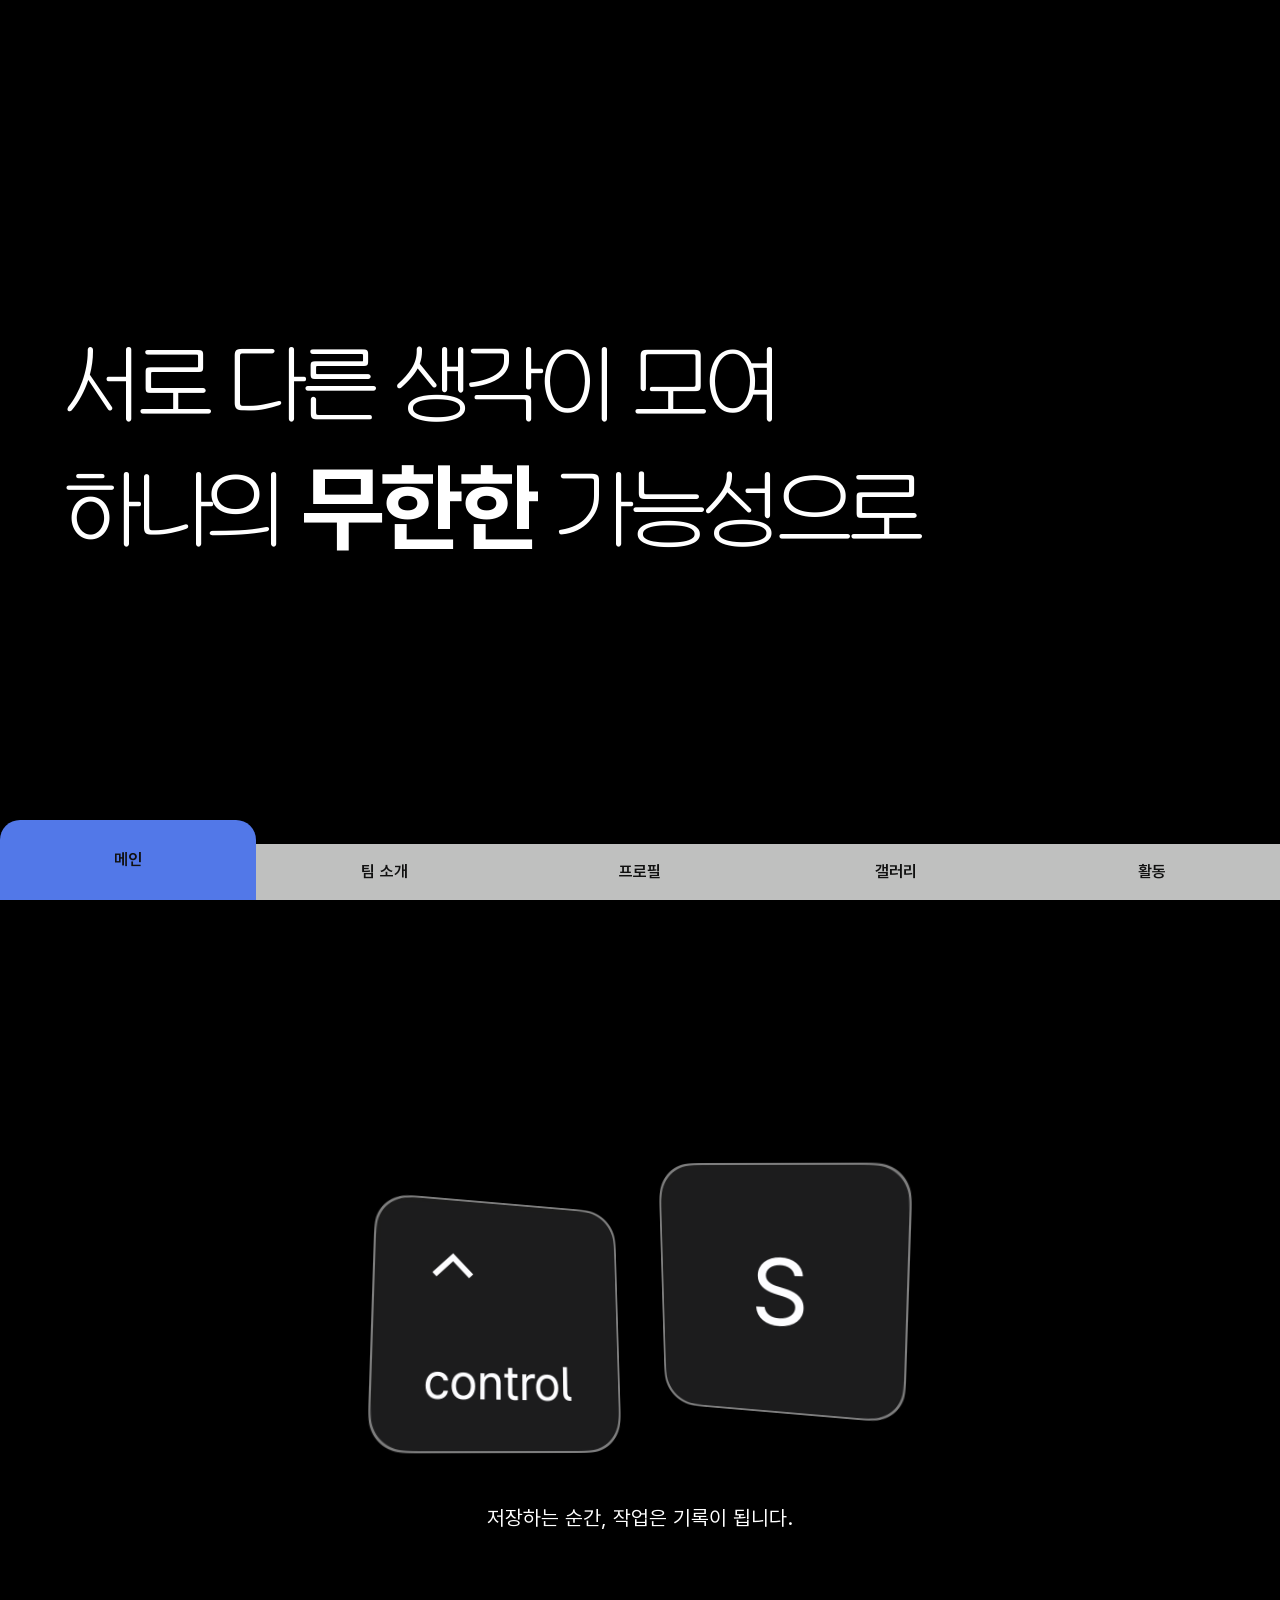
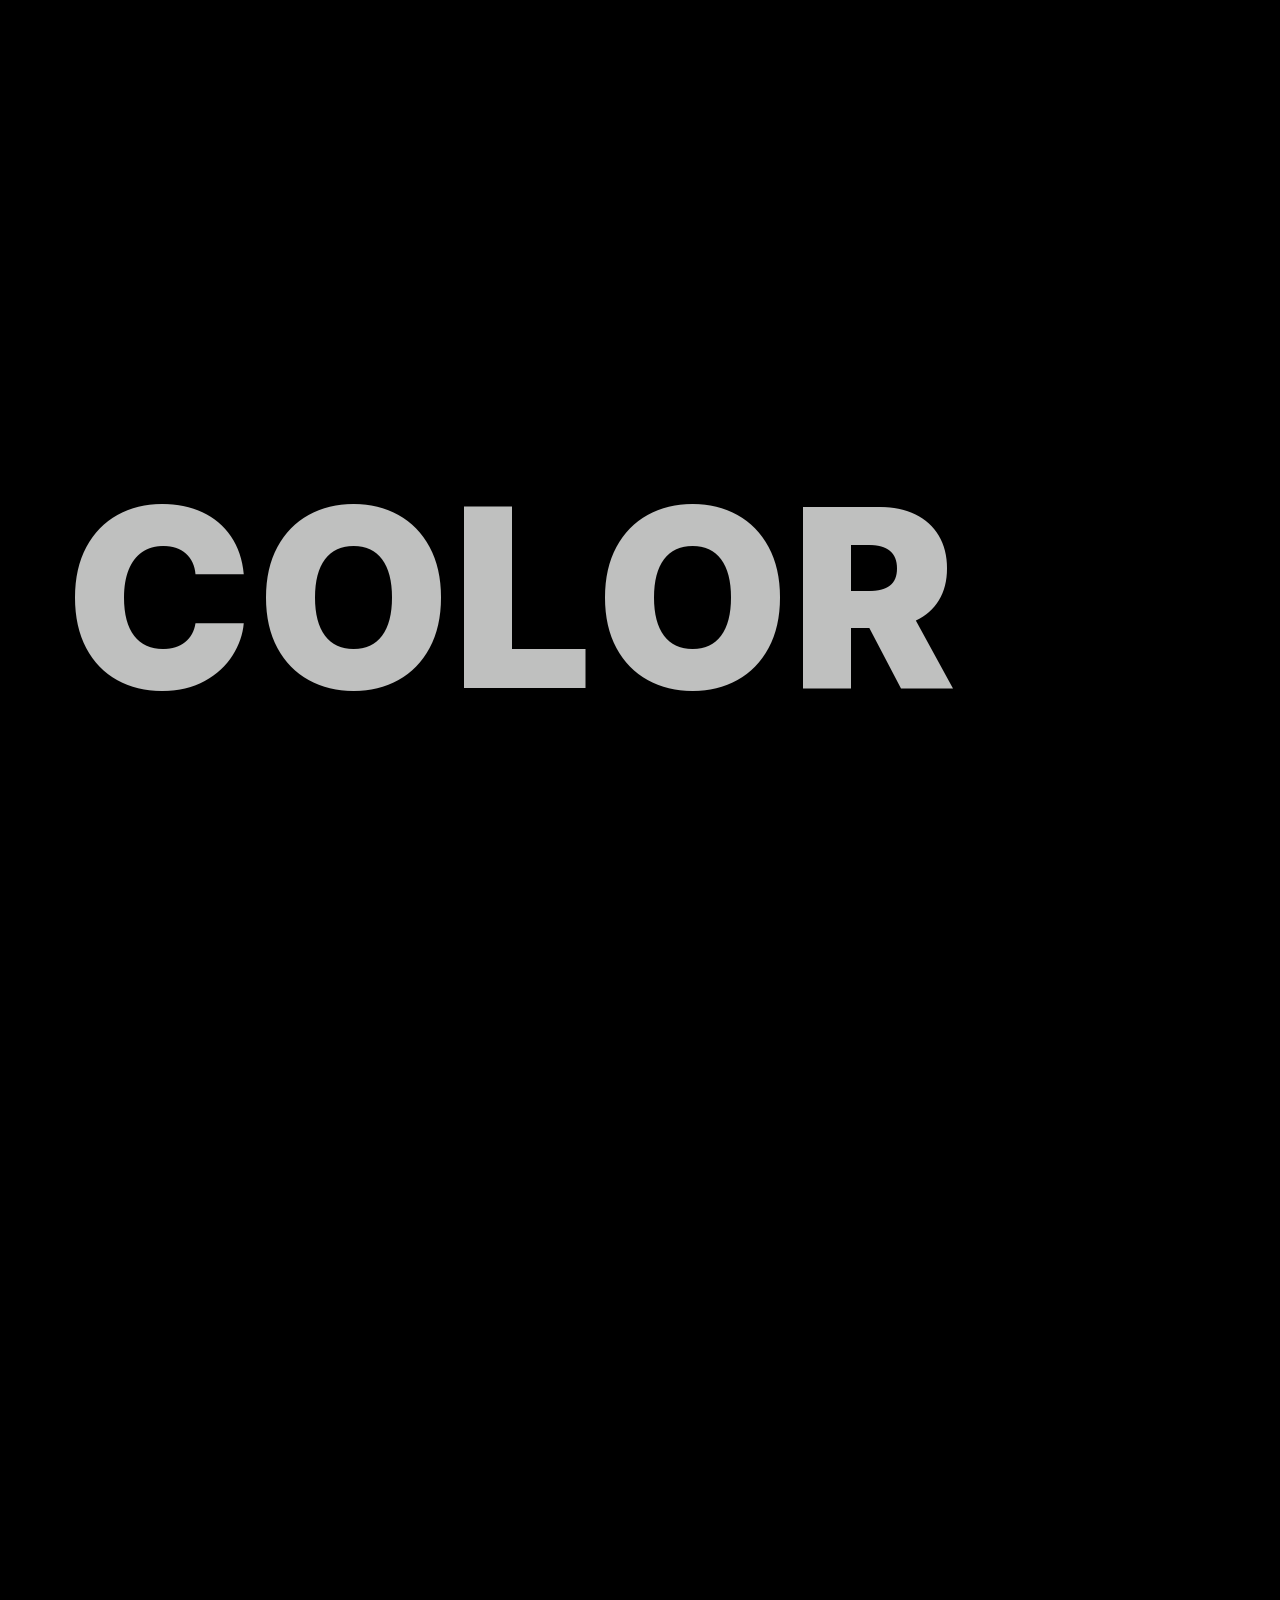
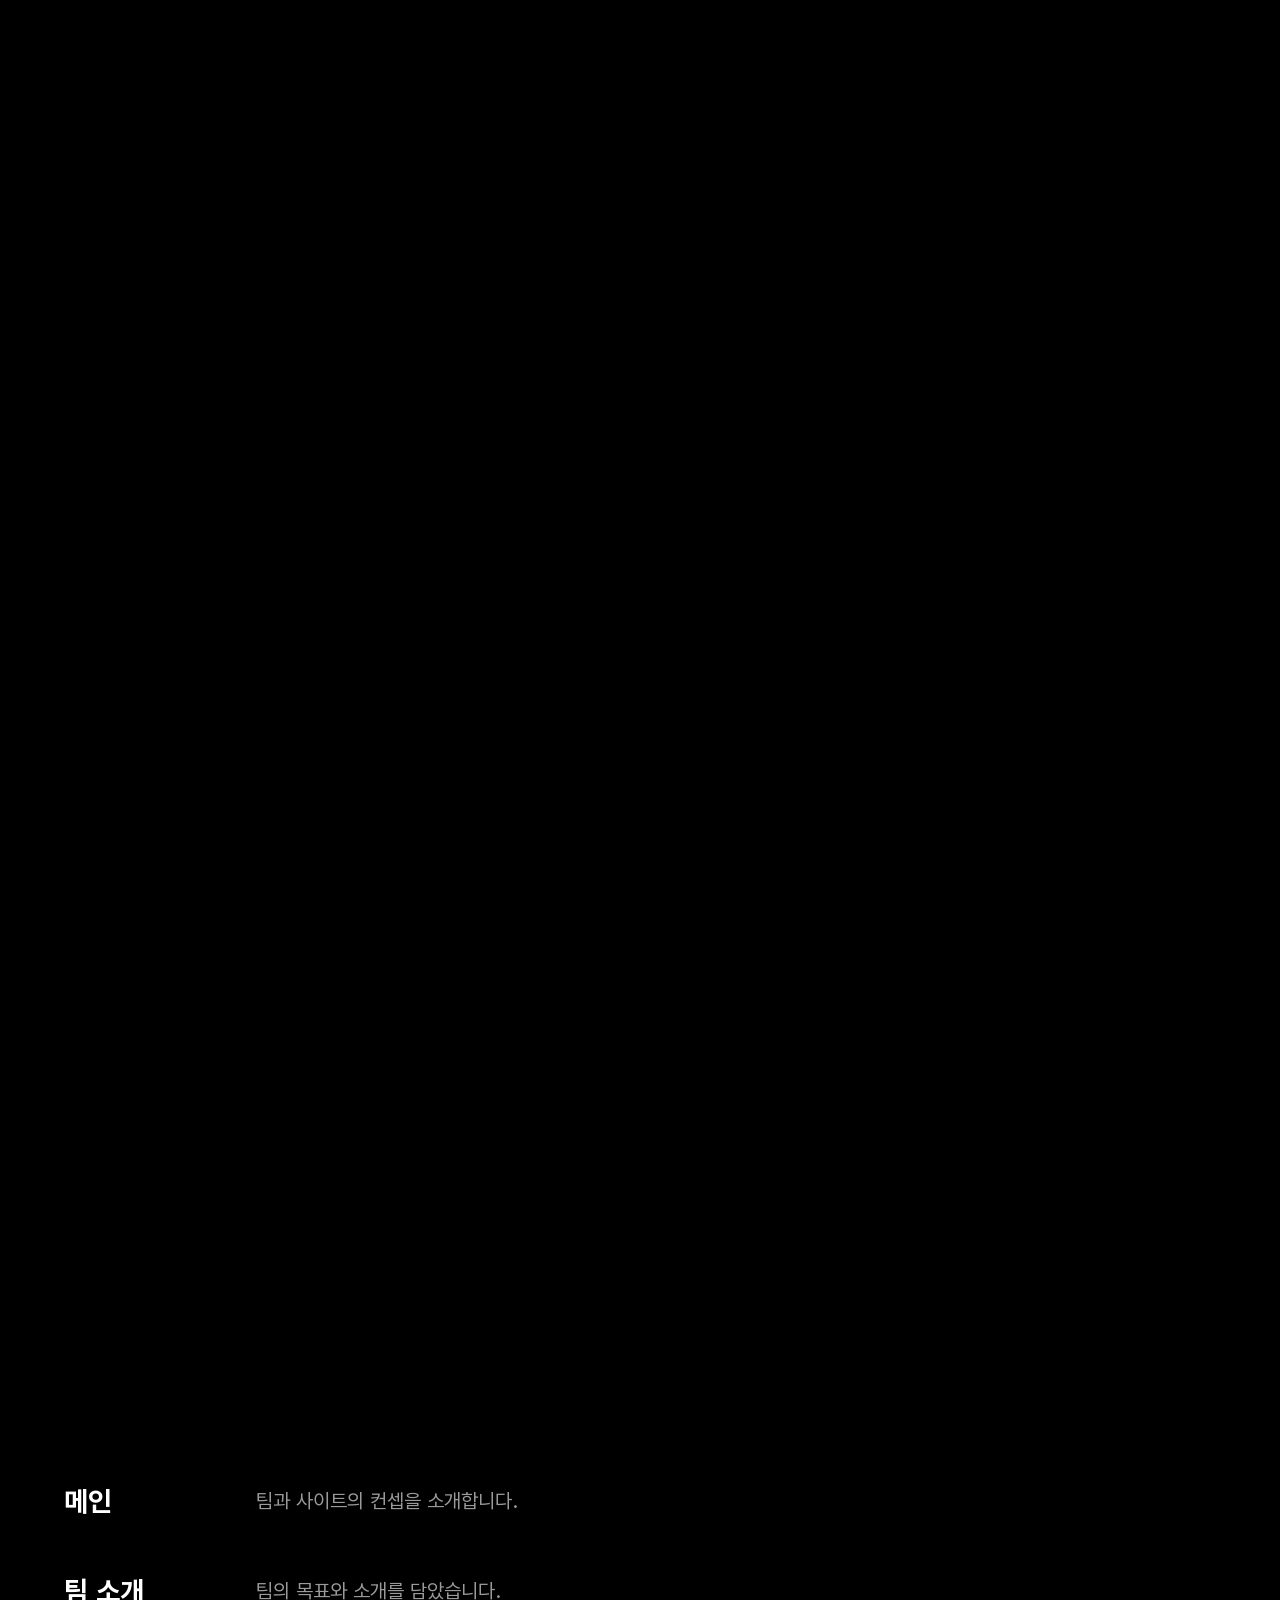
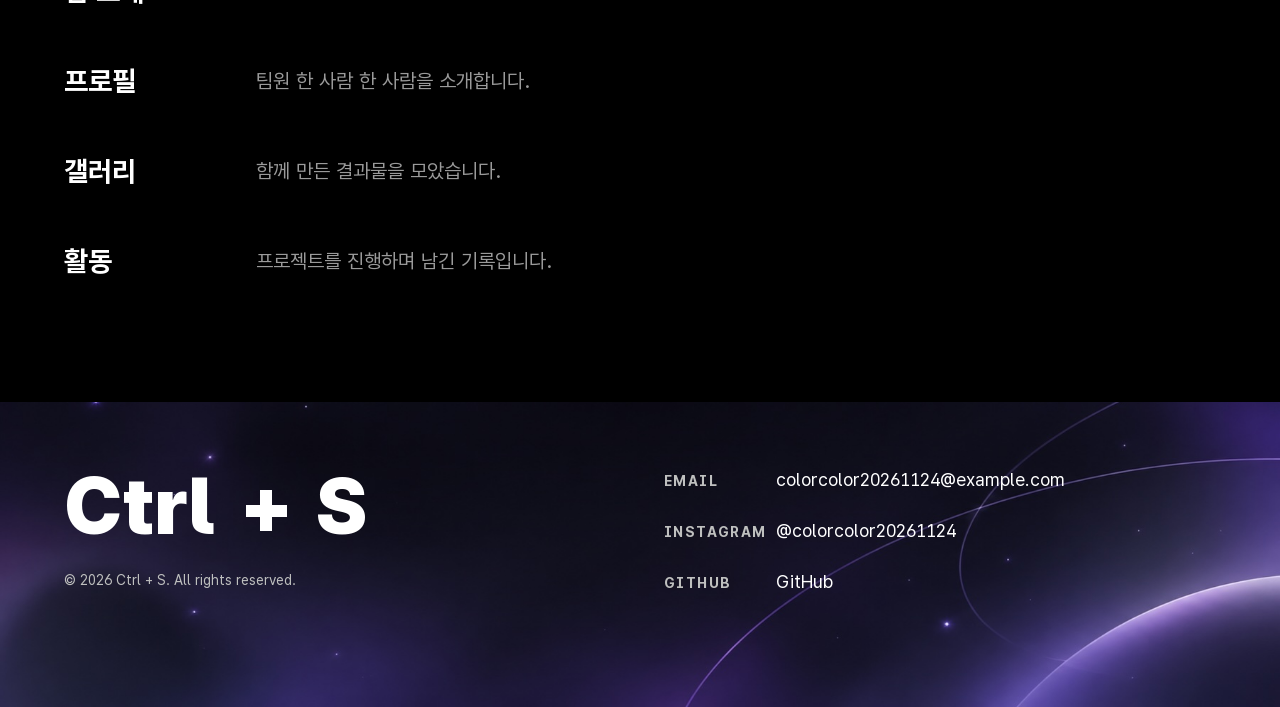
<file: index.html>
<!DOCTYPE html>
<html lang="ko">

<head>
    <meta charset="UTF-8">
    <meta name="viewport" content="width=device-width, initial-scale=1.0">
    <title>Team Portfolio</title>
    <style>
        @import url("/css/common.css");
        @import url("/css/index.css");
    </style>
</head>

<body>

    <main class="hero">
        <h1>
            서로 다른 생각이 모여<br>
            하나의
            <span class="changing-word">
                <span class="active">새로운</span>
                <span>무한한</span>
                <span>특별한</span>
                <span>더 큰</span>
            </span>
            가능성으로
        </h1>
    </main>

    <div class="ctrl">
        <h1>
            <span class="key"><span class="face"><img src="images/Keyboard-control.png" alt="Ctrl"></span></span>
            <span class="key"><span class="face"><img src="images/Keyboard-S.png" alt="S"></span></span>
        </h1>
        <p class="reveal">
            저장하는 순간, 작업은 기록이 됩니다.
        </p>
    </div>

    <div class="paint">
        <div class="paint-stage">
            <p class="paint-word" role="img" aria-label="COLOR">
                <span data-color="0">C</span>
                <span data-color="1">O</span>
                <span data-color="2">L</span>
                <span data-color="3">O</span>
                <span data-color="4">R</span>
                <span class="paint-bar"></span>
            </p>
            <p class="paint-text">
                다섯 가지 색이 모였지만, 이곳은 조용합니다.<br>
                색이 있지만, 색이 없는 것처럼.
            </p>
        </div>
    </div>

    <div class="pages">
        <ul>
            <li class="reveal">
                <a href="index.html">
                    <span class="name">메인</span>
                    <span class="desc">팀과 사이트의 컨셉을 소개합니다.</span>
                </a>
            </li>
            <li class="reveal">
                <a href="about.html">
                    <span class="name">팀 소개</span>
                    <span class="desc">팀의 목표와 소개를 담았습니다.</span>
                </a>
            </li>
            <li class="reveal">
                <a href="profile.html">
                    <span class="name">프로필</span>
                    <span class="desc">팀원 한 사람 한 사람을 소개합니다.</span>
                </a>
            </li>
            <li class="reveal">
                <a href="gallery.html">
                    <span class="name">갤러리</span>
                    <span class="desc">함께 만든 결과물을 모았습니다.</span>
                </a>
            </li>
            <li class="reveal">
                <a href="activity.html">
                    <span class="name">활동</span>
                    <span class="desc">프로젝트를 진행하며 남긴 기록입니다.</span>
                </a>
            </li>
        </ul>
    </div>

    <nav class="navigation"></nav>
    <script src="js/nav.js"></script>
    <script src="js/common.js"></script>
    <script src="js/index.js"></script>
</body>

</html>
</file>
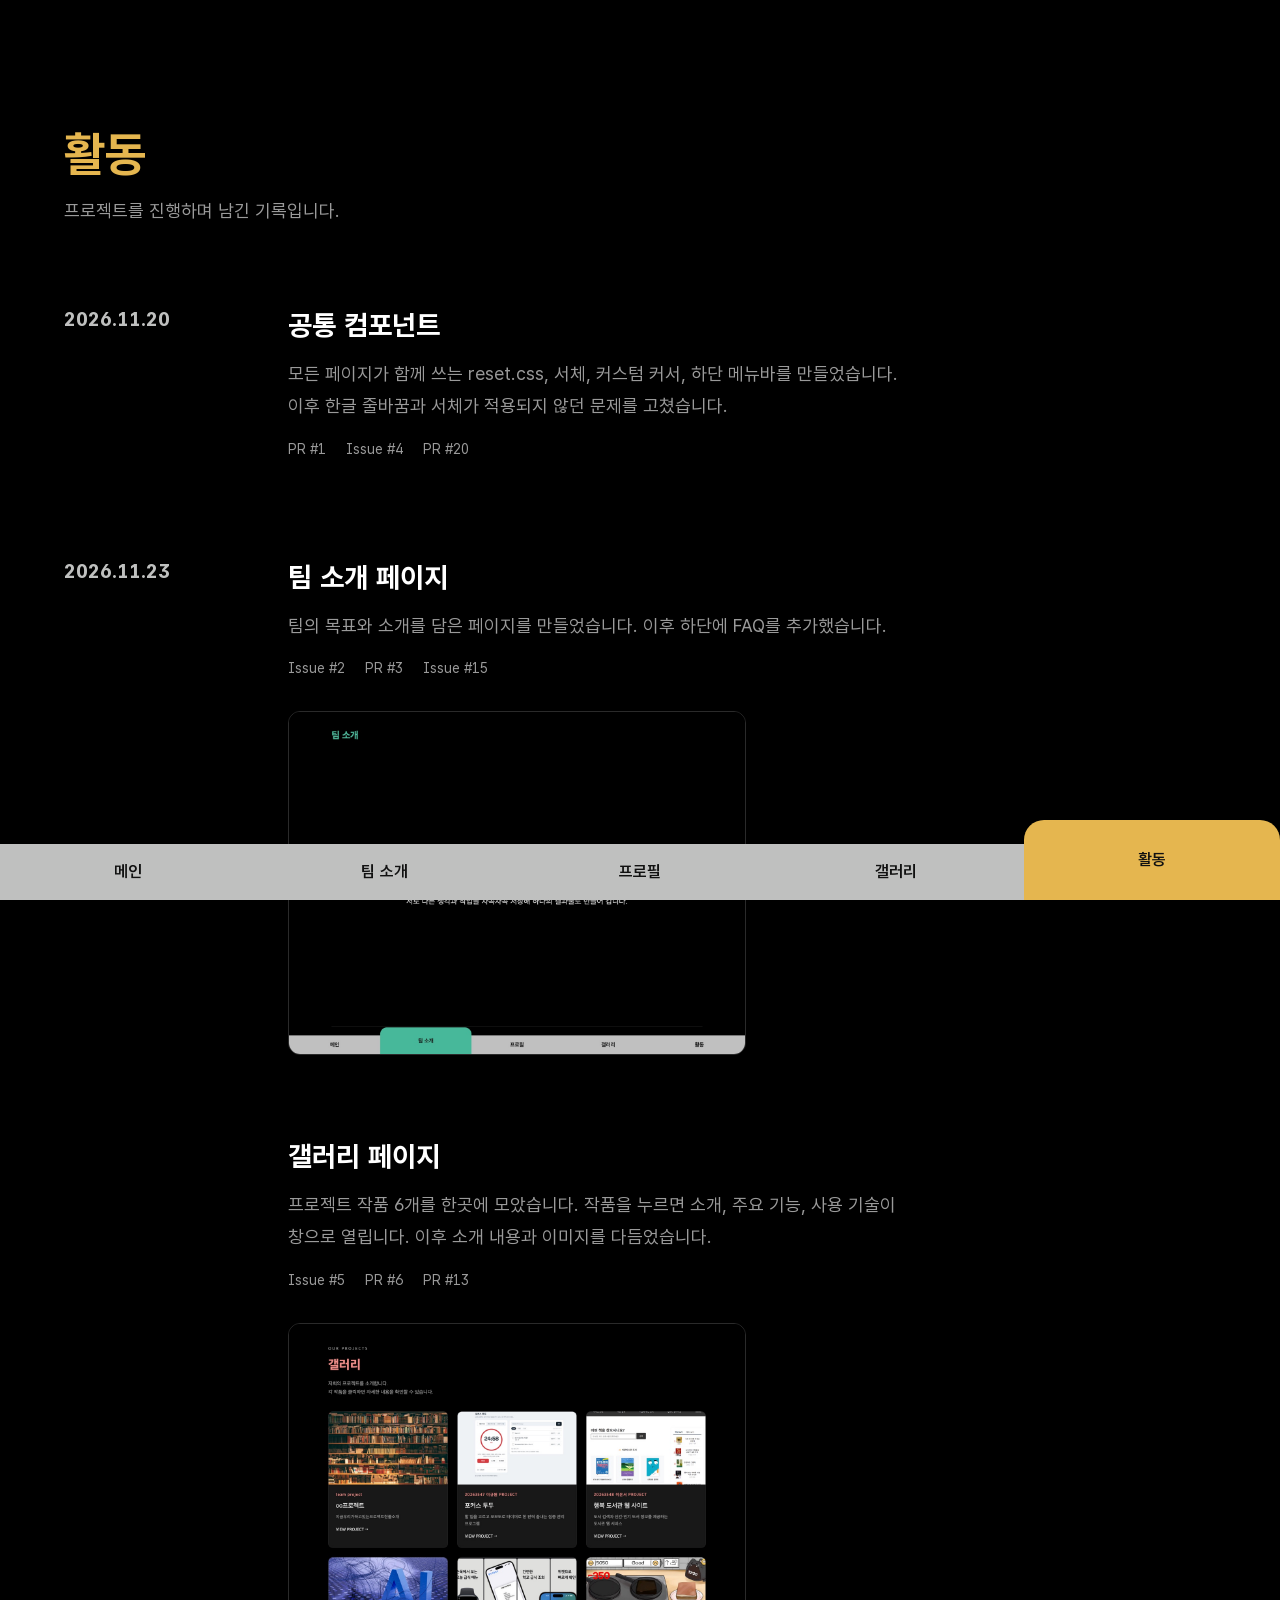
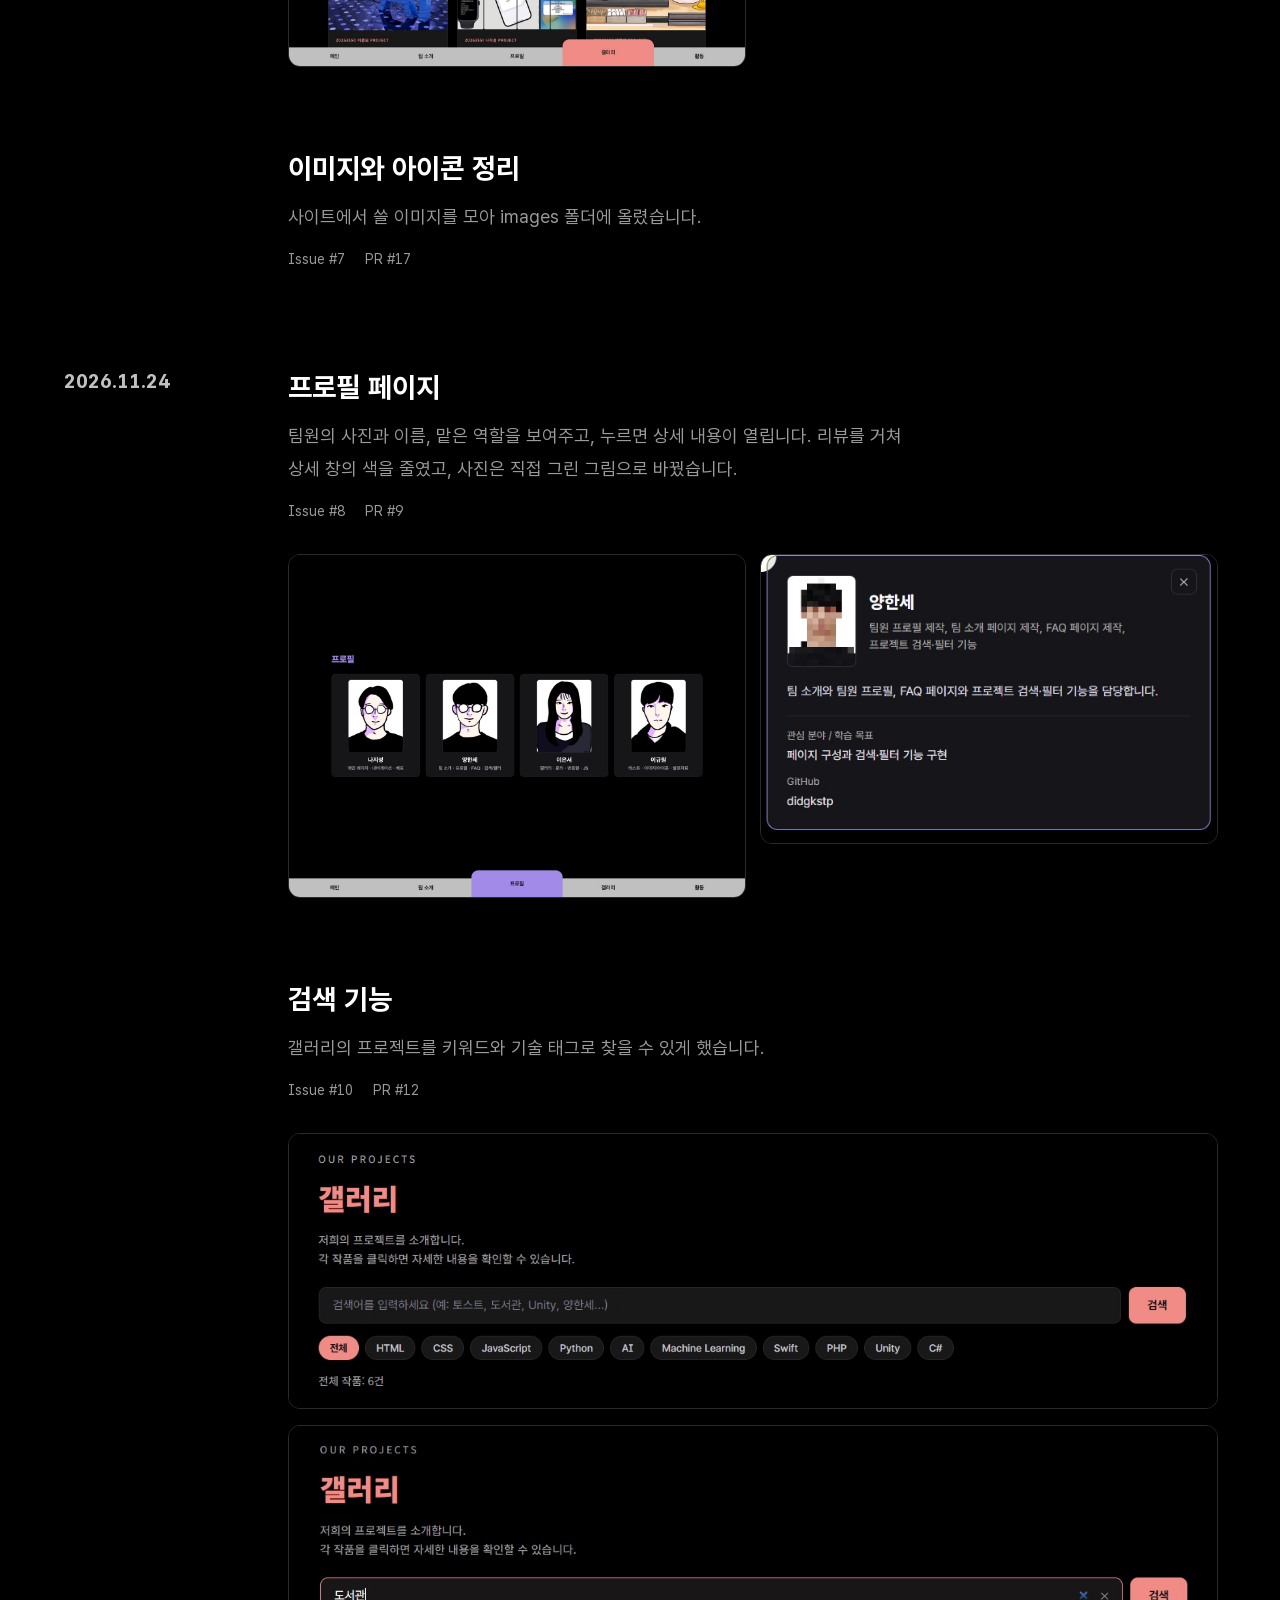
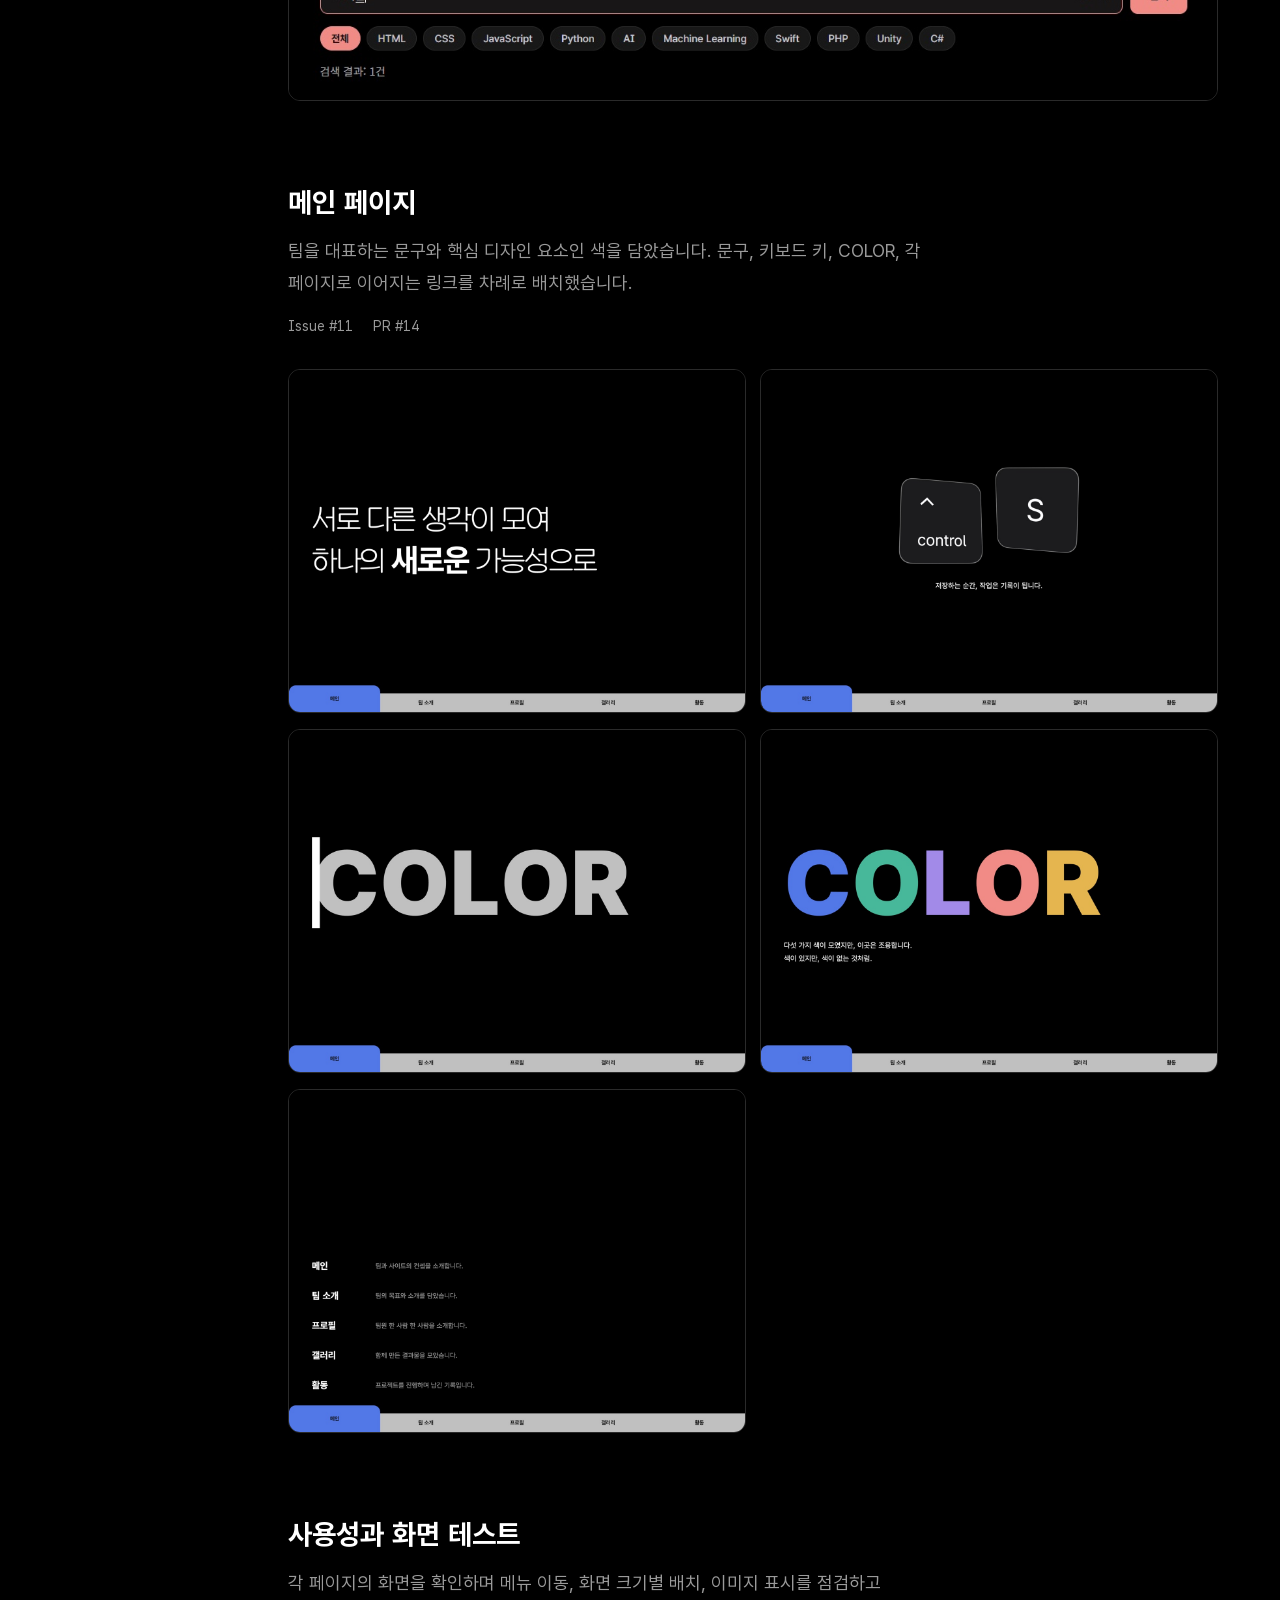
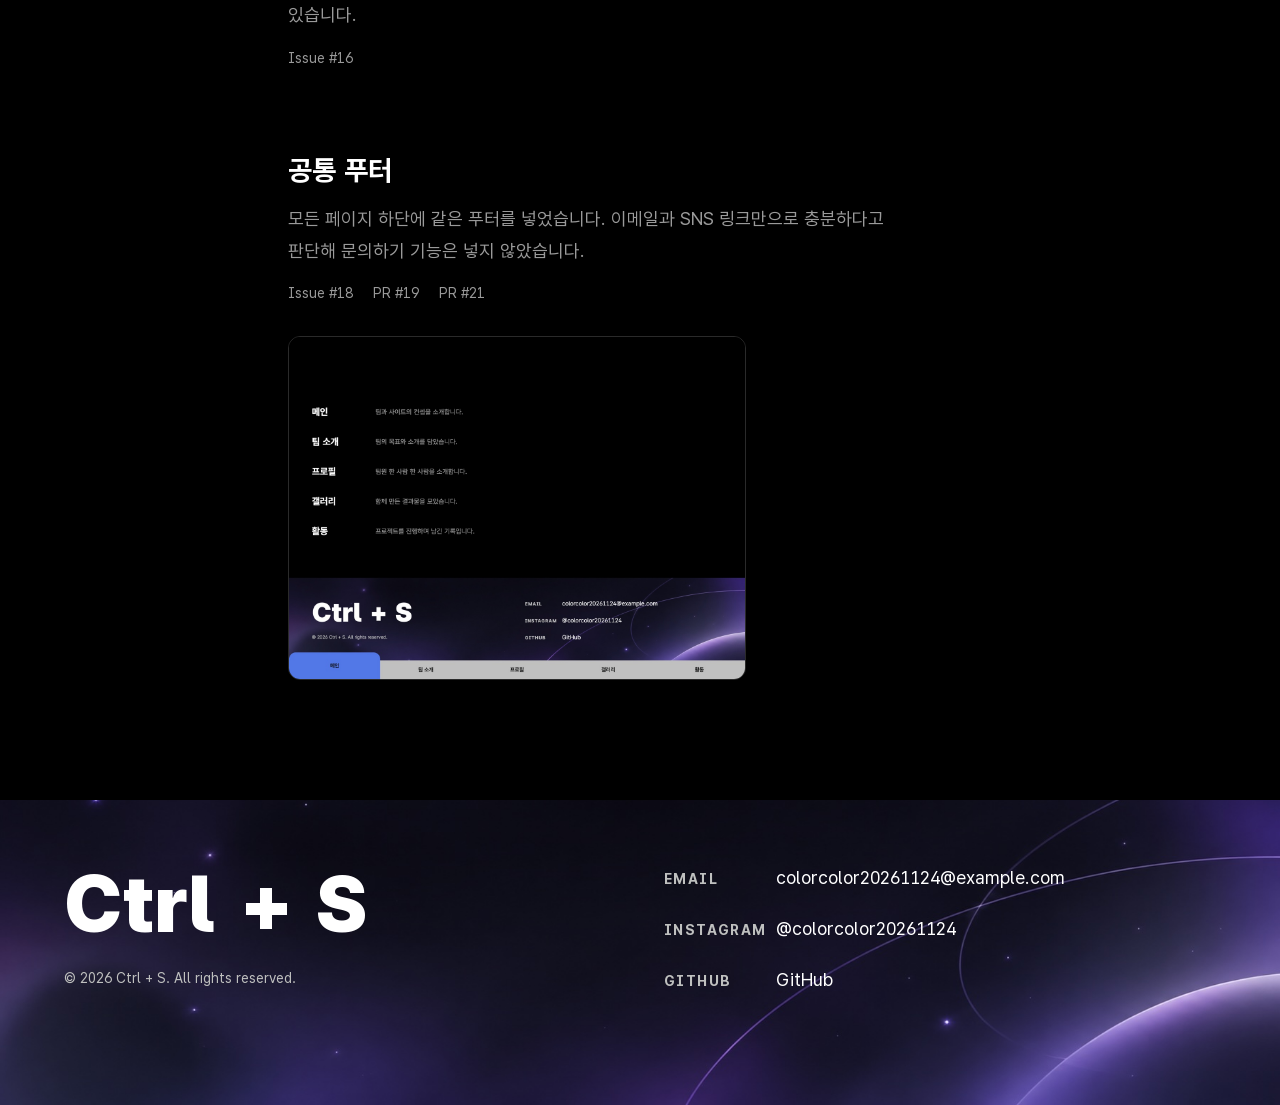
<file: activity.html>
<!DOCTYPE html>
<html lang="ko">

<head>
    <meta charset="UTF-8">
    <meta name="viewport" content="width=device-width, initial-scale=1.0">
    <title>활동 | Team Portfolio</title>
    <style>
        @import url("/css/common.css");
        @import url("/css/activity.css");
    </style>
</head>

<body>
    <main>
        <header class="activity-header">
            <h1>활동</h1>
            <p>프로젝트를 진행하며 남긴 기록입니다.</p>
        </header>

        <div class="activity-list">
            <section class="activity-day">
                <h2 class="activity-date"><time datetime="2026-11-20">2026.11.20</time></h2>
                <ul>
                    <li class="activity-item">
                        <h3 class="activity-title">공통 컴포넌트</h3>
                        <p class="activity-text">모든 페이지가 함께 쓰는 reset.css, 서체, 커스텀 커서, 하단 메뉴바를 만들었습니다. 이후 한글 줄바꿈과 서체가 적용되지 않던 문제를 고쳤습니다.</p>
                        <p class="activity-links">
                            <a href="https://github.com/hellojsna/team-portfolio/pull/1" target="_blank" rel="noopener noreferrer">PR #1</a>
                            <a href="https://github.com/hellojsna/team-portfolio/issues/4" target="_blank" rel="noopener noreferrer">Issue #4</a>
                            <a href="https://github.com/hellojsna/team-portfolio/pull/20" target="_blank" rel="noopener noreferrer">PR #20</a>
                        </p>
                    </li>
                </ul>
            </section>

            <section class="activity-day">
                <h2 class="activity-date"><time datetime="2026-11-23">2026.11.23</time></h2>
                <ul>
                    <li class="activity-item">
                        <h3 class="activity-title">팀 소개 페이지</h3>
                        <p class="activity-text">팀의 목표와 소개를 담은 페이지를 만들었습니다. 이후 하단에 FAQ를 추가했습니다.</p>
                        <p class="activity-links">
                            <a href="https://github.com/hellojsna/team-portfolio/issues/2" target="_blank" rel="noopener noreferrer">Issue #2</a>
                            <a href="https://github.com/hellojsna/team-portfolio/pull/3" target="_blank" rel="noopener noreferrer">PR #3</a>
                            <a href="https://github.com/hellojsna/team-portfolio/issues/15" target="_blank" rel="noopener noreferrer">Issue #15</a>
                        </p>
                        <div class="activity-shots">
                            <img src="images/activity/about-1.jpg" width="1400" height="1050" loading="lazy" alt="팀 소개 페이지 첫 화면. 흩어진 아이디어와 역할을 하나로 모아, 끝까지 완성하는 포트폴리오 웹을 만듭니다.">
                        </div>
                    </li>
                    <li class="activity-item">
                        <h3 class="activity-title">갤러리 페이지</h3>
                        <p class="activity-text">프로젝트 작품 6개를 한곳에 모았습니다. 작품을 누르면 소개, 주요 기능, 사용 기술이 창으로 열립니다. 이후 소개 내용과 이미지를 다듬었습니다.</p>
                        <p class="activity-links">
                            <a href="https://github.com/hellojsna/team-portfolio/issues/5" target="_blank" rel="noopener noreferrer">Issue #5</a>
                            <a href="https://github.com/hellojsna/team-portfolio/pull/6" target="_blank" rel="noopener noreferrer">PR #6</a>
                            <a href="https://github.com/hellojsna/team-portfolio/pull/13" target="_blank" rel="noopener noreferrer">PR #13</a>
                        </p>
                        <div class="activity-shots">
                            <img src="images/activity/gallery-1.jpg" width="1400" height="1050" loading="lazy" alt="프로젝트 작품이 나열된 갤러리 페이지">
                        </div>
                    </li>
                    <li class="activity-item">
                        <h3 class="activity-title">이미지와 아이콘 정리</h3>
                        <p class="activity-text">사이트에서 쓸 이미지를 모아 images 폴더에 올렸습니다.</p>
                        <p class="activity-links">
                            <a href="https://github.com/hellojsna/team-portfolio/issues/7" target="_blank" rel="noopener noreferrer">Issue #7</a>
                            <a href="https://github.com/hellojsna/team-portfolio/pull/17" target="_blank" rel="noopener noreferrer">PR #17</a>
                        </p>
                    </li>
                </ul>
            </section>

            <section class="activity-day">
                <h2 class="activity-date"><time datetime="2026-11-24">2026.11.24</time></h2>
                <ul>
                    <li class="activity-item">
                        <h3 class="activity-title">프로필 페이지</h3>
                        <p class="activity-text">팀원의 사진과 이름, 맡은 역할을 보여주고, 누르면 상세 내용이 열립니다. 리뷰를 거쳐 상세 창의 색을 줄였고, 사진은 직접 그린 그림으로 바꿨습니다.</p>
                        <p class="activity-links">
                            <a href="https://github.com/hellojsna/team-portfolio/issues/8" target="_blank" rel="noopener noreferrer">Issue #8</a>
                            <a href="https://github.com/hellojsna/team-portfolio/pull/9" target="_blank" rel="noopener noreferrer">PR #9</a>
                        </p>
                        <div class="activity-shots">
                            <img src="images/activity/profile-1.jpg" width="1400" height="1050" loading="lazy" alt="그림으로 그린 팀원 4명이 나열된 프로필 페이지">
                            <img src="images/activity/profile-2.jpg" width="565" height="357" loading="lazy" alt="팀원을 누르면 열리는 상세 창">
                        </div>
                    </li>
                    <li class="activity-item">
                        <h3 class="activity-title">검색 기능</h3>
                        <p class="activity-text">갤러리의 프로젝트를 키워드와 기술 태그로 찾을 수 있게 했습니다.</p>
                        <p class="activity-links">
                            <a href="https://github.com/hellojsna/team-portfolio/issues/10" target="_blank" rel="noopener noreferrer">Issue #10</a>
                            <a href="https://github.com/hellojsna/team-portfolio/pull/12" target="_blank" rel="noopener noreferrer">PR #12</a>
                        </p>
                        <div class="activity-shots activity-shots-wide">
                            <img src="images/activity/search-1.jpg" width="1220" height="360" loading="lazy" alt="검색창과 기술 태그가 추가된 갤러리 페이지">
                            <img src="images/activity/search-2.jpg" width="1220" height="360" loading="lazy" alt="도서관을 검색해 결과 1건이 표시된 화면">
                        </div>
                    </li>
                    <li class="activity-item">
                        <h3 class="activity-title">메인 페이지</h3>
                        <p class="activity-text">팀을 대표하는 문구와 핵심 디자인 요소인 색을 담았습니다. 문구, 키보드 키, COLOR, 각 페이지로 이어지는 링크를 차례로 배치했습니다.</p>
                        <p class="activity-links">
                            <a href="https://github.com/hellojsna/team-portfolio/issues/11" target="_blank" rel="noopener noreferrer">Issue #11</a>
                            <a href="https://github.com/hellojsna/team-portfolio/pull/14" target="_blank" rel="noopener noreferrer">PR #14</a>
                        </p>
                        <div class="activity-shots">
                            <img src="images/activity/main-1.jpg" width="1400" height="1050" loading="lazy" alt="메인 페이지 첫 화면. 서로 다른 생각이 모여 하나의 새로운 가능성으로">
                            <img src="images/activity/main-2.jpg" width="1400" height="1050" loading="lazy" alt="Control 키와 S 키 이미지. 저장하는 순간, 작업은 기록이 됩니다.">
                            <img src="images/activity/main-3.jpg" width="1400" height="1050" loading="lazy" alt="스크롤하면 사각형이 지나가며 COLOR에 색이 칠해지기 시작하는 장면">
                            <img src="images/activity/main-4.jpg" width="1400" height="1050" loading="lazy" alt="색이 모두 칠해진 COLOR와 사이트 컨셉 문구">
                            <img src="images/activity/main-5.jpg" width="1400" height="1050" loading="lazy" alt="페이지별 설명 링크 목록">
                        </div>
                    </li>
                    <li class="activity-item">
                        <h3 class="activity-title">사용성과 화면 테스트</h3>
                        <p class="activity-text">각 페이지의 화면을 확인하며 메뉴 이동, 화면 크기별 배치, 이미지 표시를 점검하고 있습니다.</p>
                        <p class="activity-links">
                            <a href="https://github.com/hellojsna/team-portfolio/issues/16" target="_blank" rel="noopener noreferrer">Issue #16</a>
                        </p>
                    </li>
                    <li class="activity-item">
                        <h3 class="activity-title">공통 푸터</h3>
                        <p class="activity-text">모든 페이지 하단에 같은 푸터를 넣었습니다. 이메일과 SNS 링크만으로 충분하다고 판단해 문의하기 기능은 넣지 않았습니다.</p>
                        <p class="activity-links">
                            <a href="https://github.com/hellojsna/team-portfolio/issues/18" target="_blank" rel="noopener noreferrer">Issue #18</a>
                            <a href="https://github.com/hellojsna/team-portfolio/pull/19" target="_blank" rel="noopener noreferrer">PR #19</a>
                            <a href="https://github.com/hellojsna/team-portfolio/pull/21" target="_blank" rel="noopener noreferrer">PR #21</a>
                        </p>
                        <div class="activity-shots">
                            <img src="images/activity/footer-1.jpg" width="1400" height="1050" loading="lazy" alt="페이지 목록 아래에 공통 푸터가 추가된 메인 페이지 하단">
                        </div>
                    </li>
                </ul>
            </section>
        </div>
    </main>

    <nav class="navigation"></nav>
    <script src="js/nav.js"></script>
    <script src="js/common.js"></script>
</body>

</html>
</file>
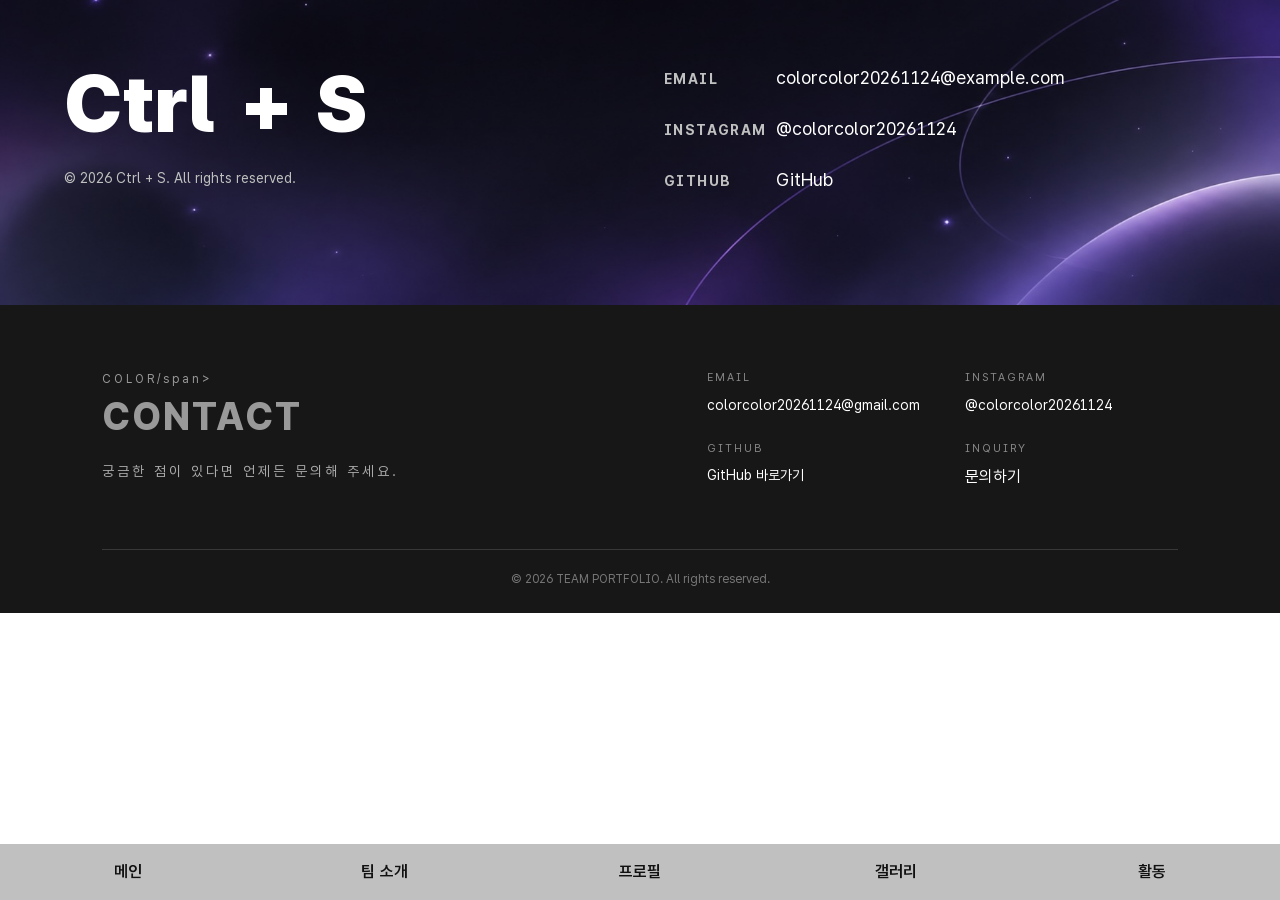
<file: page-template.html>
<!DOCTYPE html>
<html lang="ko">

<head>
    <meta charset="UTF-8">
    <meta name="viewport" content="width=device-width, initial-scale=1.0">
    <title>페이지 | Team Portfolio</title>
    <style>
        @import url("/css/common.css");
        @import url("/css/contact.css");
        /* 각 html 파일명과 일치하는 css 파일 생성 후 import */
        /* @import url("/css/(html 파일명).css"); */
    </style>
</head>

<body>

    <!-- 이곳에 페이지 내용 추가 -->

    <nav class="navigation"></nav>
    <script src="js/nav.js"></script>
    <script src="js/common.js"></script>
    <script src="js/contact.js"></script>
    <!-- 각 html 파일명과 일치하는 js 파일 생성 후 import -->
    <!-- <script src="js/(html 파일명).js"></script> -->
</body>

</html>
</file>
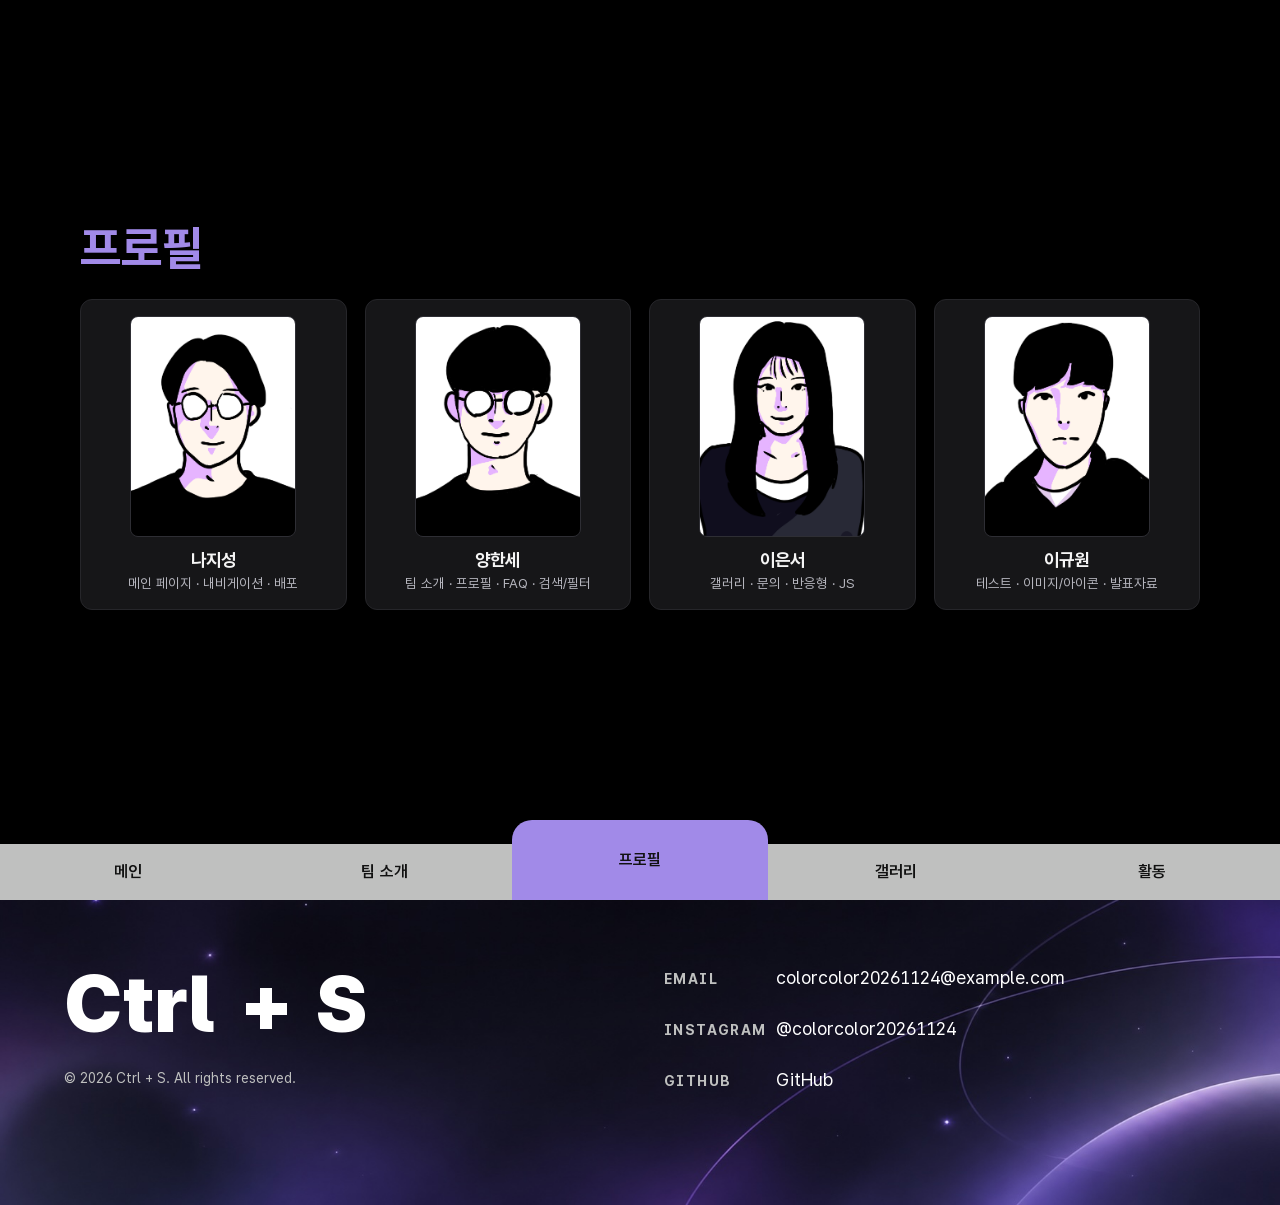
<file: profile.html>
<!DOCTYPE html>
<html lang="ko">

<head>
    <meta charset="UTF-8">
    <meta name="viewport" content="width=device-width, initial-scale=1.0">
    <title>프로필 | Team Portfolio</title>
    <style>
        @import url("./css/common.css");
        @import url("./css/profile.css");
    </style>
</head>

<body>
    <main class="members-page">
        <div class="members-container">
            <h1>프로필</h1>

            <section class="members-grid" id="membersGrid" aria-label="팀원 프로필 목록">
                <!-- js/members.js에서 카드 렌더링 -->
            </section>
        </div>

        <!-- 카드 클릭 시 상세 정보 모달 -->
        <div class="member-modal" id="memberModal" aria-hidden="true">
            <div class="member-modal-backdrop" id="modalBackdrop"></div>
            <div class="member-modal-panel" role="dialog" aria-modal="true" aria-labelledby="modalName">
                <button type="button" class="member-modal-close" id="modalClose" aria-label="닫기">✕</button>
                <div class="member-modal-head">
                    <div class="member-modal-photo-wrap" id="modalPhotoWrap"></div>
                    <div>
                        <h2 class="member-modal-name" id="modalName"></h2>
                        <p class="member-modal-role" id="modalRole"></p>
                    </div>
                </div>
                <p class="member-modal-bio" id="modalBio"></p>
                <div class="member-modal-meta">
                    <div class="member-modal-item">
                        <h3>관심 분야 / 학습 목표</h3>
                        <p id="modalGoal"></p>
                    </div>
                    <div class="member-modal-item">
                        <h3>GitHub</h3>
                        <p id="modalGithub"></p>
                    </div>
                </div>
            </div>
        </div>
    </main>

    <nav class="navigation"></nav>
    <script src="js/nav.js"></script>
    <script src="js/common.js"></script>
    <script src="js/profile.js"></script>
</body>

</html>
</file>
